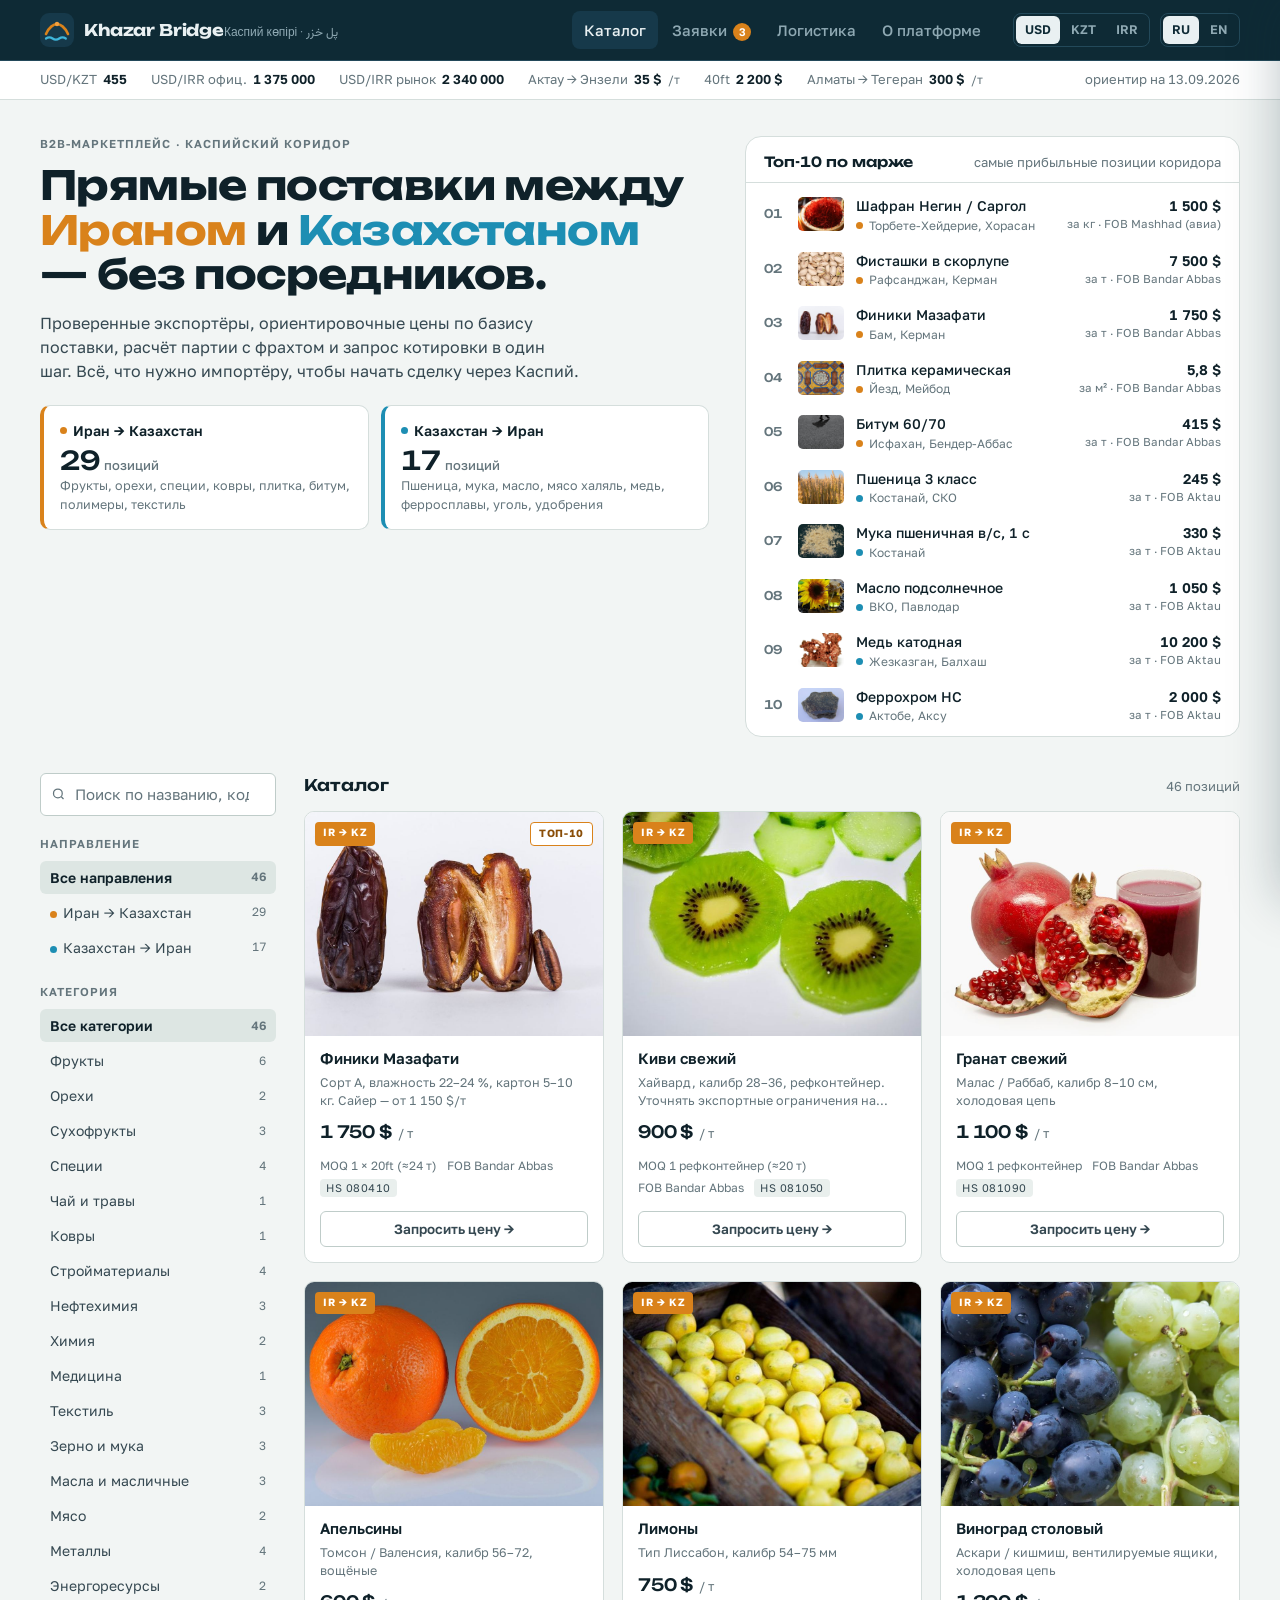
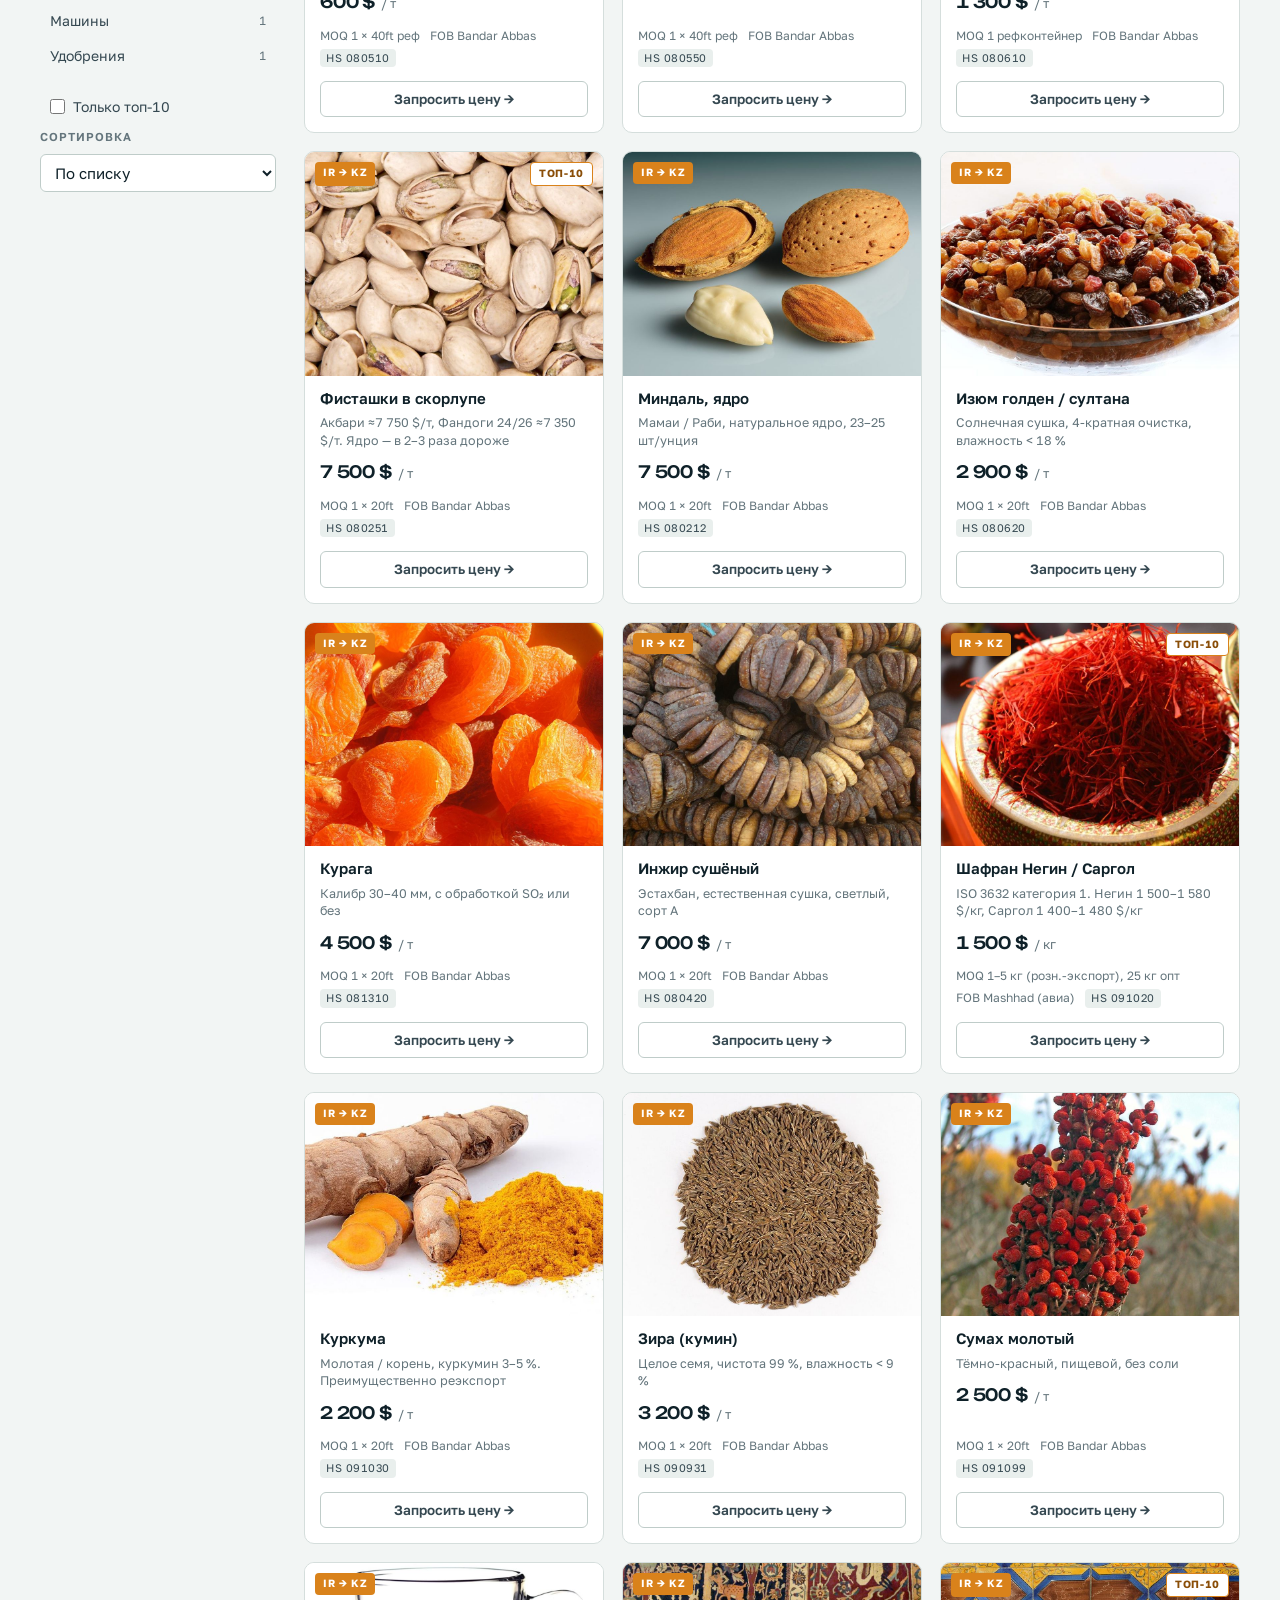
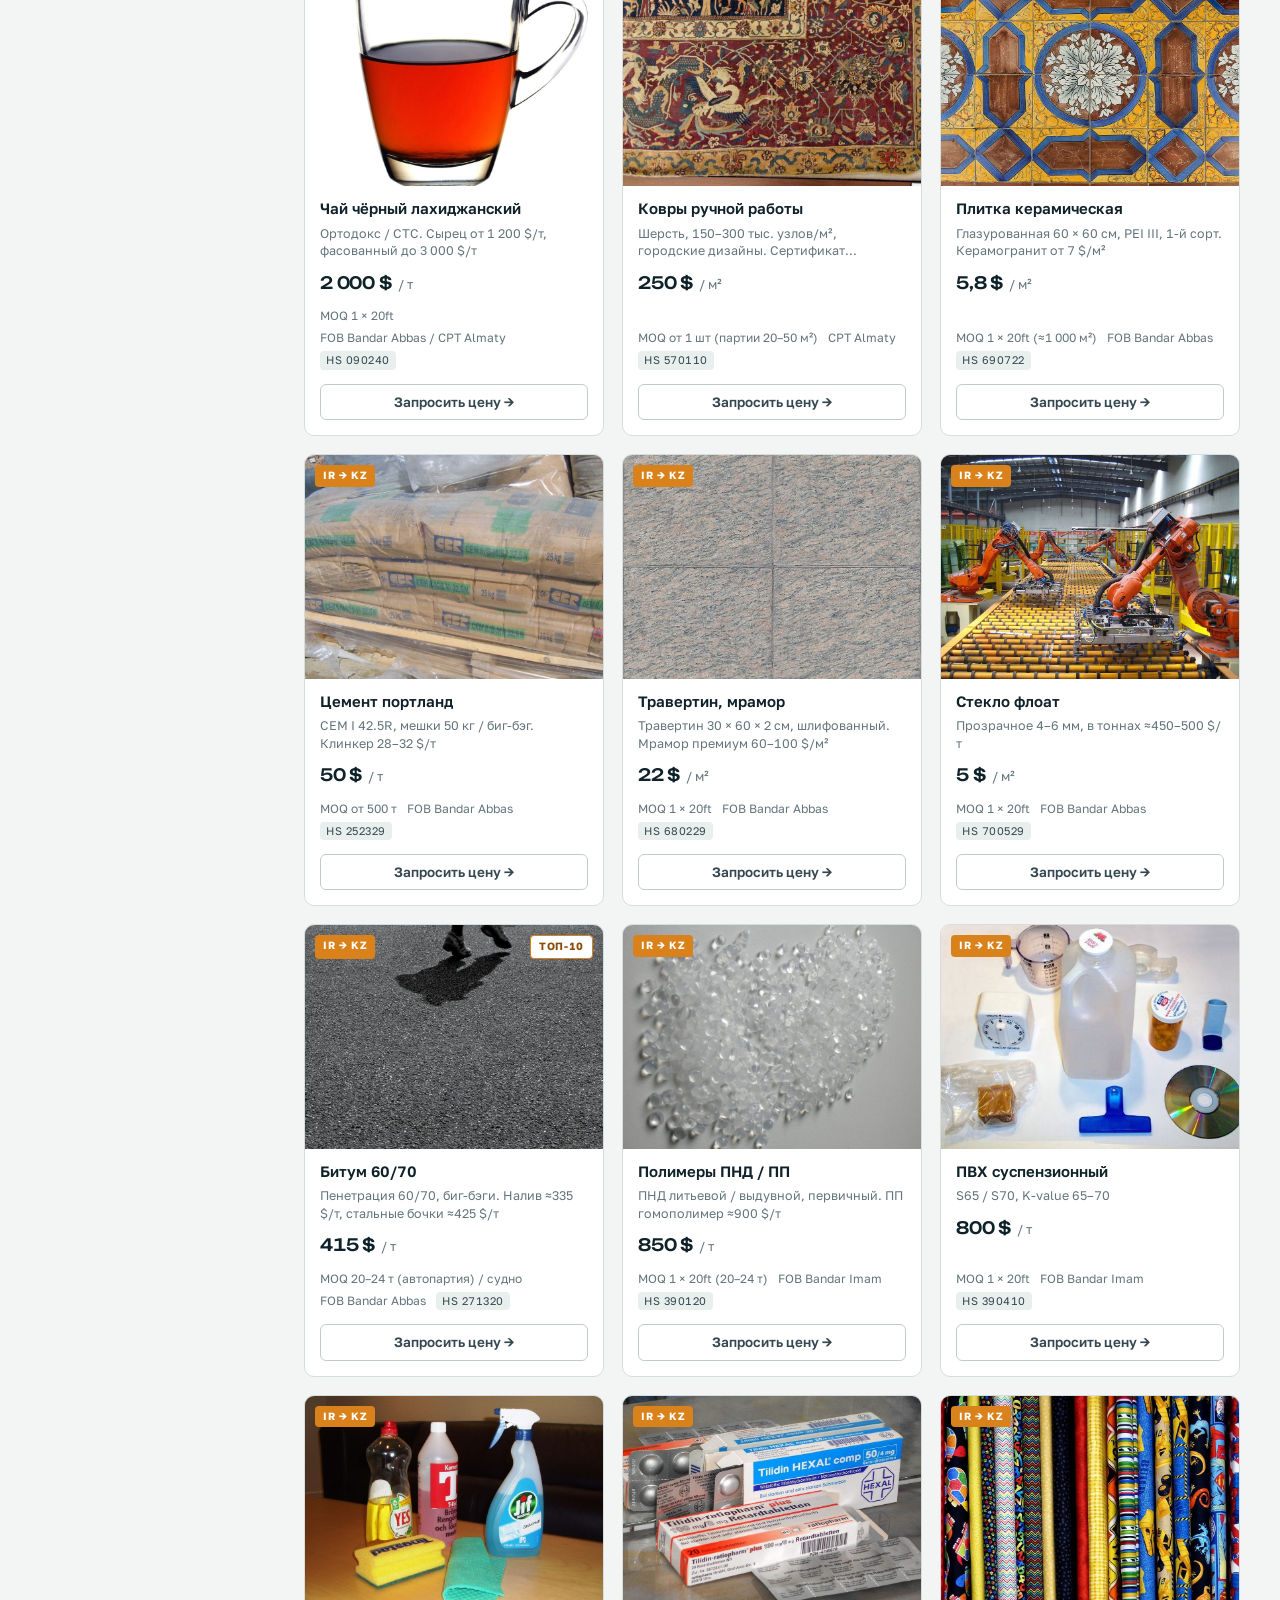
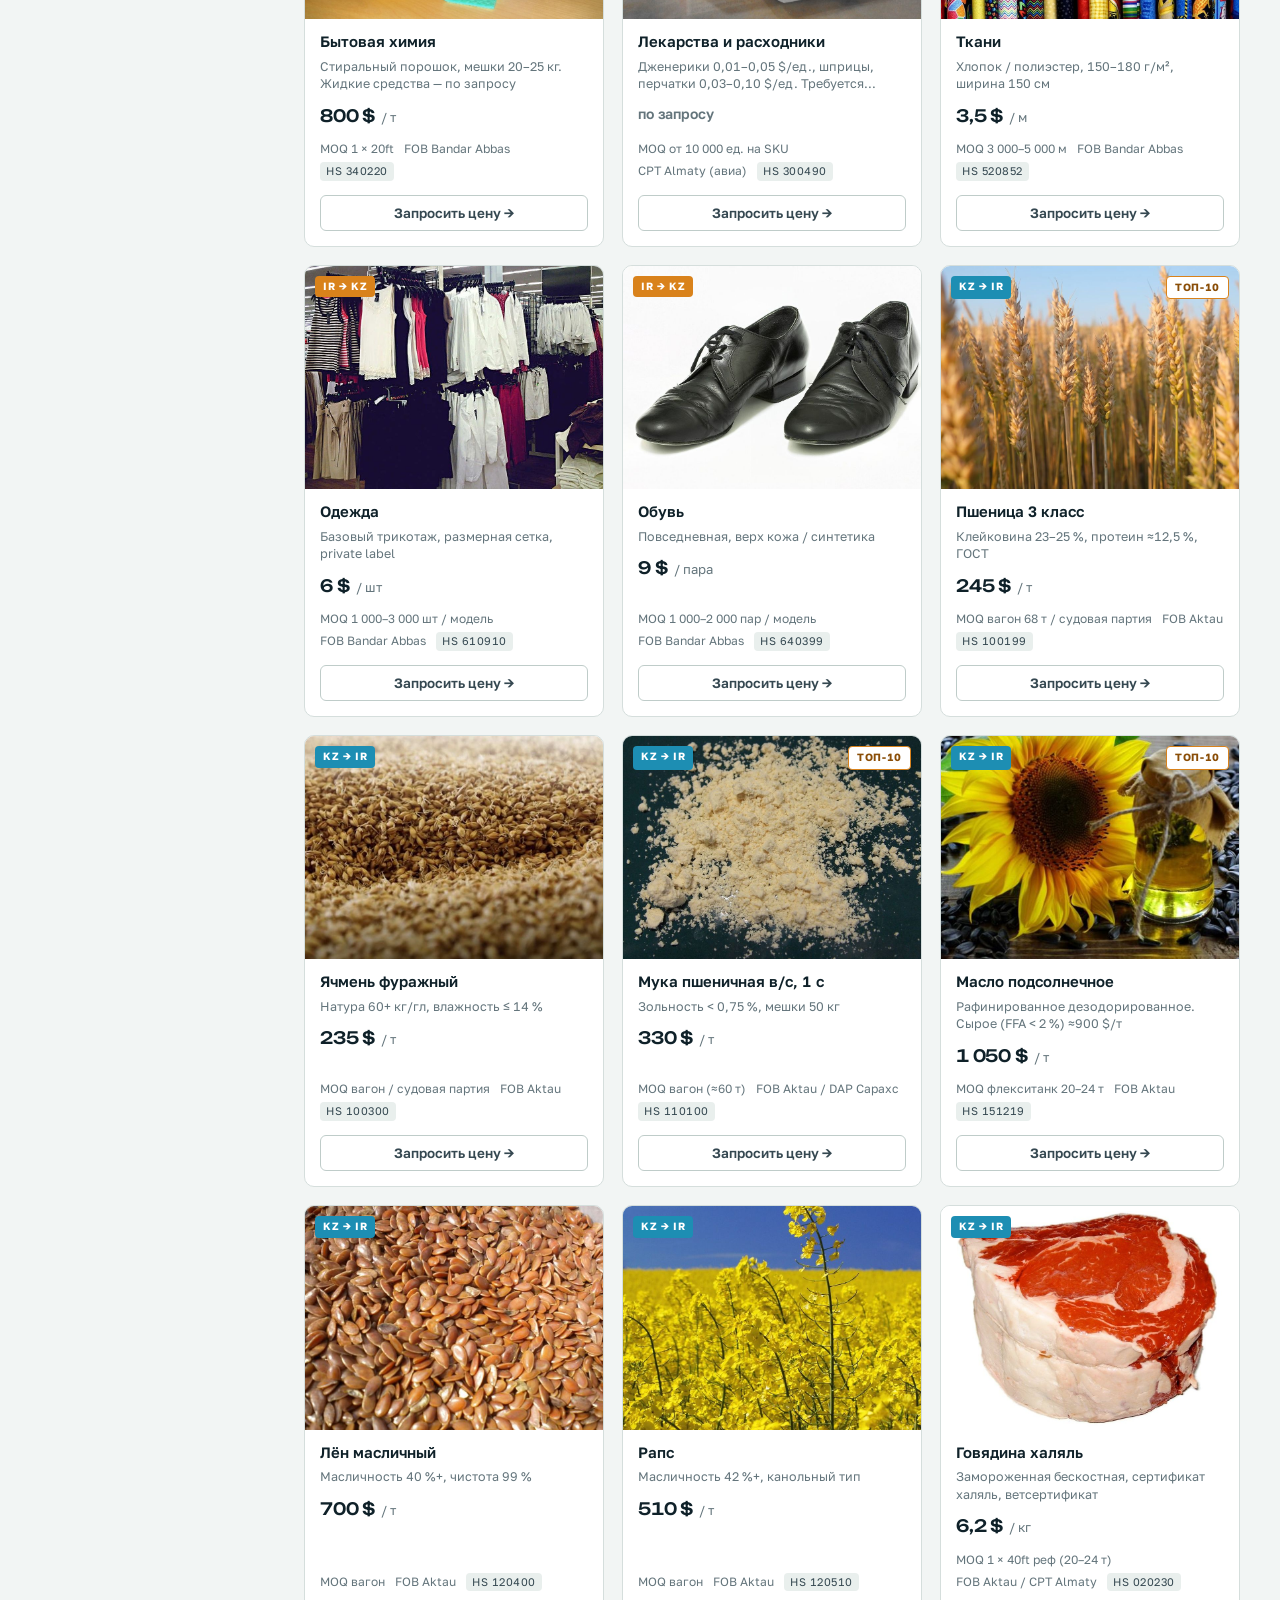
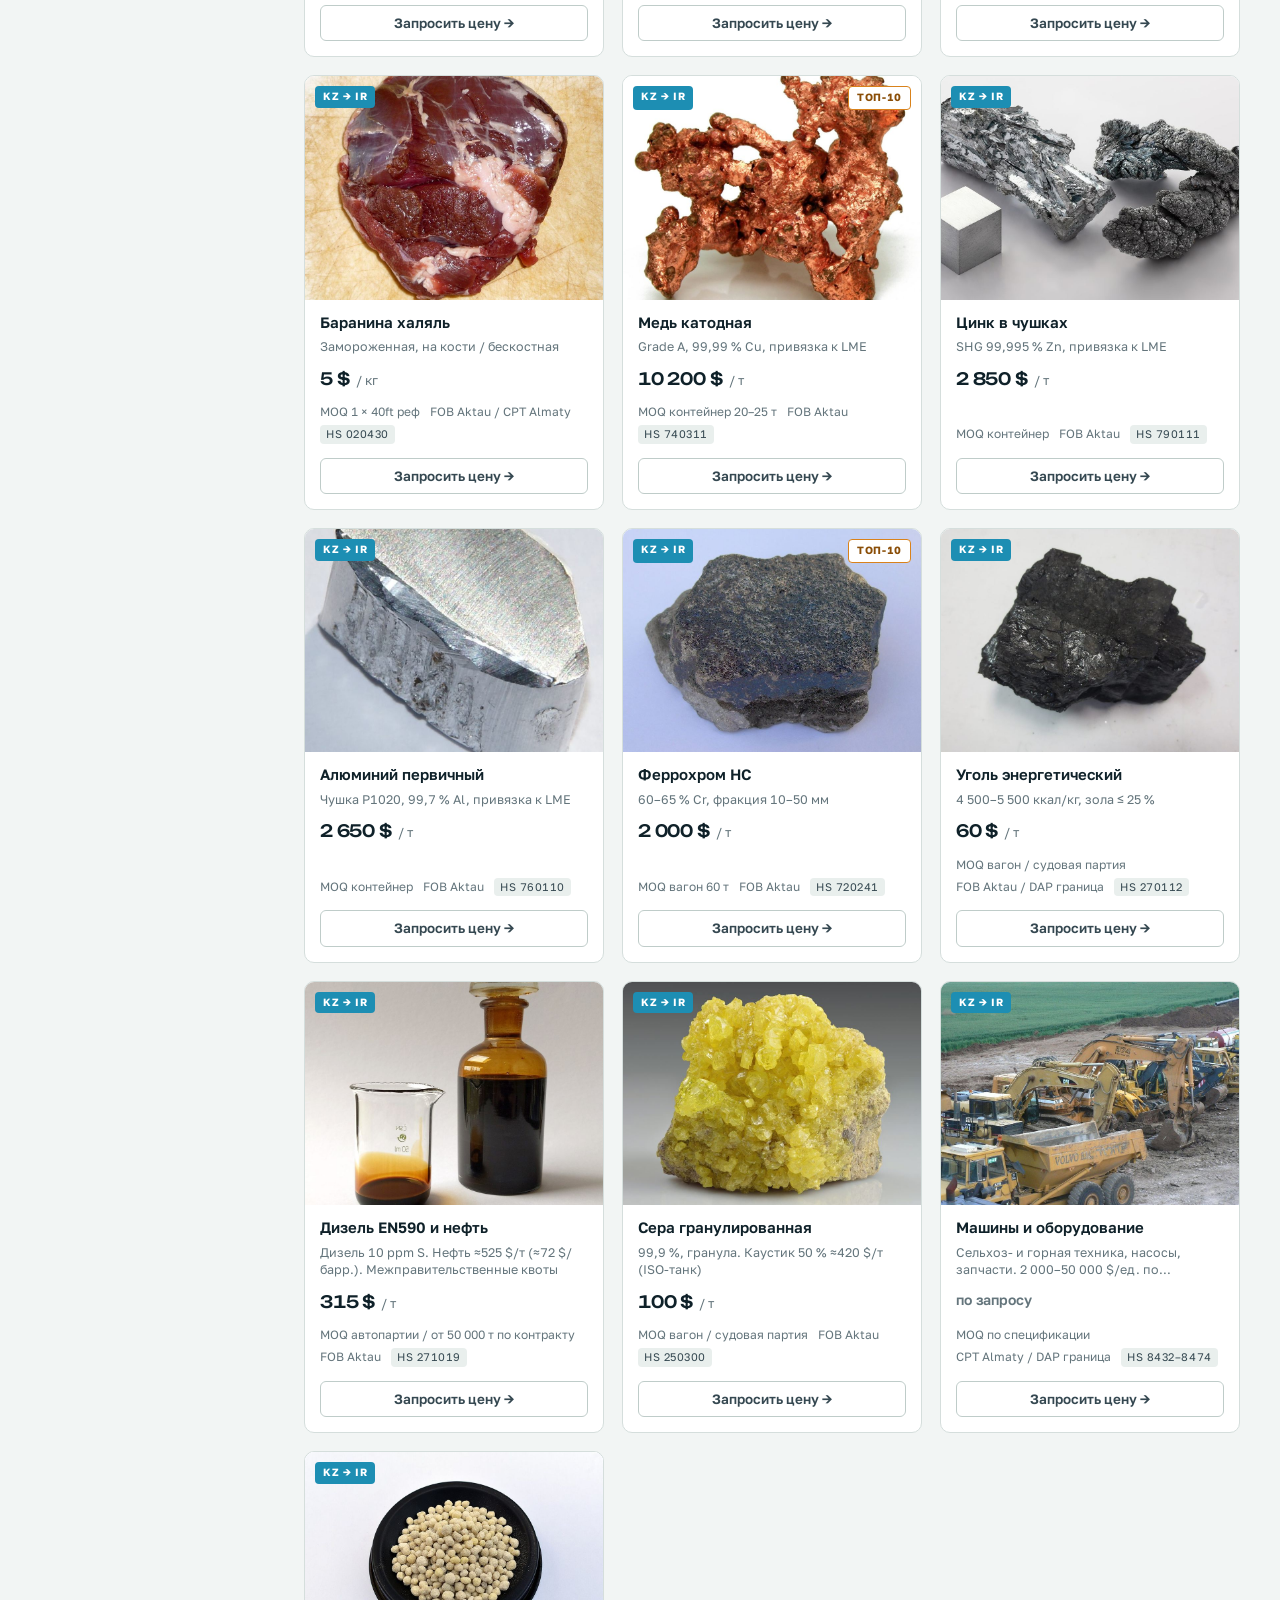
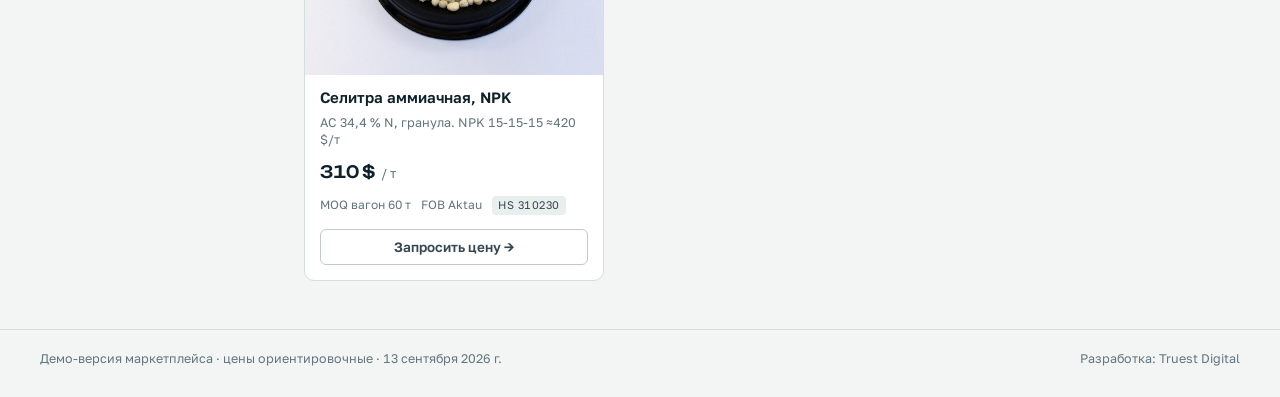
<file: index.html>
<!doctype html>
<html lang="ru">
<head>
<meta charset="utf-8">
<meta name="viewport" content="width=device-width, initial-scale=1">
<title>Khazar Bridge</title>
<meta name="description" content="B2B-маркетплейс Иран ↔ Казахстан: 46 экспортных позиций, ориентировочные цены, расчёт партии с фрахтом и запрос котировки.">
<link rel="preconnect" href="https://fonts.googleapis.com">
<link rel="preconnect" href="https://fonts.gstatic.com" crossorigin>
<link rel="stylesheet" href="https://fonts.googleapis.com/css2?family=Unbounded:wght@500;600;700&family=Golos+Text:wght@400;500;600&family=Vazirmatn:wght@400;500&display=swap">
<link rel="icon" href="data:image/svg+xml,%3Csvg xmlns=%27http://www.w3.org/2000/svg%27 viewBox=%270 0 34 34%27%3E%3Crect width=%2734%27 height=%2734%27 rx=%279%27 fill=%27%2316394A%27/%3E%3Cpath d=%27M6 21c3-7 8-10 11-10s8 3 11 10%27 stroke=%27%23D9821B%27 stroke-width=%272.6%27 stroke-linecap=%27round%27 fill=%27none%27/%3E%3Cpath d=%27M6 25.5c2.2-1.6 4.4-1.6 6.6 0 2.2 1.6 4.4 1.6 6.6 0 2.2-1.6 4.4-1.6 6.6 0%27 stroke=%27%233FB6DB%27 stroke-width=%272.2%27 stroke-linecap=%27round%27 fill=%27none%27/%3E%3C/svg%3E">
<link rel="stylesheet" href="styles.css">
</head>
<body>
<header class="top">
  <div class="wrap top-inner">
    <a class="brand" href="#" data-action="view" data-view="catalog" aria-label="Khazar Bridge">
      <svg class="brand-mark" viewBox="0 0 34 34" fill="none" aria-hidden="true">
        <rect width="34" height="34" rx="9" fill="#16394A"/>
        <path d="M6 21c3-7 8-10 11-10s8 3 11 10" stroke="#D9821B" stroke-width="2.6" stroke-linecap="round"/>
        <path d="M6 25.5c2.2-1.6 4.4-1.6 6.6 0 2.2 1.6 4.4 1.6 6.6 0 2.2-1.6 4.4-1.6 6.6 0" stroke="#3FB6DB" stroke-width="2.2" stroke-linecap="round"/>
        <circle cx="17" cy="11" r="2.2" fill="#F2A03F"/>
      </svg>
      <span><span class="brand-name">Khazar Bridge</span><span class="brand-fa fa">پل خزر · Каспий көпірі</span></span>
    </a>
    <nav id="nav" class="nav" aria-label="Разделы"></nav>
    <div class="controls">
      <div id="cur" class="seg" role="group" aria-label="Валюта">
        <button data-action="cur" data-cur="USD">USD</button>
        <button data-action="cur" data-cur="KZT">KZT</button>
        <button data-action="cur" data-cur="IRR">IRR</button>
      </div>
      <div id="lang" class="seg" role="group" aria-label="Язык">
        <button data-action="lang" data-lang="ru">RU</button>
        <button data-action="lang" data-lang="en">EN</button>
      </div>
    </div>
  </div>
</header>

<div class="ticker"><div id="ticker" class="wrap ticker-inner"></div></div>

<main>
  <section id="view-catalog" aria-label="Каталог">
    <div id="hero" class="wrap hero"></div>
    <div id="catalog" class="wrap catalog">
      <aside id="filters" class="filters" aria-label="Фильтры"></aside>
      <div>
        <div id="grid-head" class="grid-head"></div>
        <div id="grid" class="grid"></div>
      </div>
    </div>
  </section>
  <section id="view-rfq" class="wrap view" hidden></section>
  <section id="view-logistics" class="wrap view" hidden></section>
  <section id="view-about" class="wrap view" hidden></section>
</main>

<footer class="wrap foot"><span id="foot-l"></span><span id="foot-r"></span></footer>

<div id="backdrop" class="backdrop" data-action="close"></div>
<aside id="drawer" class="drawer" role="dialog" aria-modal="true" aria-label="Карточка товара"></aside>
<div id="toast" class="toast" role="status" aria-live="polite"></div>

<script src="data.js"></script>
<script src="credits.js"></script>
<script src="app.js"></script>
</body>
</html>
</file>
<file: styles.css>
/* ── Khazar Bridge · design tokens ─────────────────────────────── */
:root {
  --bg: #F2F5F4;
  --surface: #FFFFFF;
  --surface-2: #E9EFED;
  --surface-3: #DDE6E3;
  --ink: #0F2129;
  --ink-2: #354851;
  --muted: #64757C;
  --line: #D5DEDC;
  --line-2: #BFCCC9;

  --sea: #0E2A35;
  --sea-2: #16394A;
  --sea-ink: #E9F0F2;
  --sea-muted: #8FA9B3;
  --sea-line: #23495A;

  --saffron: #D9821B;
  --saffron-hover: #BF700F;
  --saffron-soft: #FBEBD6;
  --saffron-ink: #8A4E08;
  --steppe: #1D8EB3;
  --steppe-hover: #177B9C;
  --steppe-soft: #D8EEF6;
  --steppe-ink: #0B546D;

  --ok: #2E8B57;  --ok-soft: #DDF1E4;
  --warn: #B8790E; --warn-soft: #F8EBCB;
  --crit: #C0392B; --crit-soft: #F8DDD9;
  --focus: #1D8EB3;

  --r-s: 6px; --r-m: 10px; --r-l: 16px;
  --shadow-1: 0 1px 2px rgba(15,33,41,.06);
  --shadow-2: 0 2px 6px rgba(15,33,41,.08), 0 16px 40px rgba(15,33,41,.14);
  --shadow-drawer: -12px 0 48px rgba(14,42,53,.28);

  --font-ui: 'Golos Text', 'Segoe UI', Roboto, Arial, sans-serif;
  --font-display: 'Unbounded', 'Arial Black', Arial, sans-serif;
  --font-fa: 'Vazirmatn', Tahoma, 'Segoe UI', sans-serif;
  --gutter: clamp(16px, 4vw, 40px);
  --header-h: 60px;
  color-scheme: light;
}
@media (prefers-color-scheme: dark) {
  :root:not([data-theme="light"]) {
    --bg: #0B171C; --surface: #12232A; --surface-2: #182E36; --surface-3: #1F3841;
    --ink: #E6EDEF; --ink-2: #BFCCD1; --muted: #8CA0A7; --line: #24393F; --line-2: #31494F;
    --sea: #081419; --sea-2: #12262F; --sea-ink: #E9F0F2; --sea-muted: #8FA9B3; --sea-line: #1E3A45;
    --saffron: #F0A040; --saffron-hover: #F6B45F; --saffron-soft: #3A2810; --saffron-ink: #F6CB8E;
    --steppe: #3FB6DB; --steppe-hover: #63C6E5; --steppe-soft: #0F2F3A; --steppe-ink: #A6E0F1;
    --ok: #5CC287; --ok-soft: #123324; --warn: #E0A63A; --warn-soft: #3A2C0E; --crit: #E5695C; --crit-soft: #3F1A16;
    --shadow-1: 0 1px 2px rgba(0,0,0,.3);
    --shadow-2: 0 2px 6px rgba(0,0,0,.35), 0 16px 40px rgba(0,0,0,.45);
    --shadow-drawer: -12px 0 48px rgba(0,0,0,.6);
    color-scheme: dark;
  }
}
:root[data-theme="dark"] {
  --bg: #0B171C; --surface: #12232A; --surface-2: #182E36; --surface-3: #1F3841;
  --ink: #E6EDEF; --ink-2: #BFCCD1; --muted: #8CA0A7; --line: #24393F; --line-2: #31494F;
  --sea: #081419; --sea-2: #12262F; --sea-ink: #E9F0F2; --sea-muted: #8FA9B3; --sea-line: #1E3A45;
  --saffron: #F0A040; --saffron-hover: #F6B45F; --saffron-soft: #3A2810; --saffron-ink: #F6CB8E;
  --steppe: #3FB6DB; --steppe-hover: #63C6E5; --steppe-soft: #0F2F3A; --steppe-ink: #A6E0F1;
  --ok: #5CC287; --ok-soft: #123324; --warn: #E0A63A; --warn-soft: #3A2C0E; --crit: #E5695C; --crit-soft: #3F1A16;
  --shadow-1: 0 1px 2px rgba(0,0,0,.3);
  --shadow-2: 0 2px 6px rgba(0,0,0,.35), 0 16px 40px rgba(0,0,0,.45);
  --shadow-drawer: -12px 0 48px rgba(0,0,0,.6);
  color-scheme: dark;
}

/* ── base ─────────────────────────────────────────────────────── */
*, *::before, *::after { box-sizing: border-box; }
html { -webkit-text-size-adjust: 100%; }
body {
  margin: 0; background: var(--bg); color: var(--ink);
  font: 400 15px/1.5 var(--font-ui);
  -webkit-font-smoothing: antialiased;
  font-variant-numeric: tabular-nums;
}
img { max-width: 100%; display: block; }
button, input, select, textarea { font: inherit; color: inherit; }
button { cursor: pointer; background: none; border: 0; padding: 0; }
a { color: var(--steppe-ink); }
h1, h2, h3, h4 { margin: 0; text-wrap: balance; }
p { margin: 0; }
:focus-visible { outline: 2px solid var(--focus); outline-offset: 2px; border-radius: 4px; }
[hidden] { display: none !important; }
.fa { font-family: var(--font-fa); direction: rtl; unicode-bidi: isolate; }
.num { font-variant-numeric: tabular-nums; }
.eyebrow { font-size: 11.5px; font-weight: 600; letter-spacing: .09em; text-transform: uppercase; color: var(--muted); }
.wrap { padding-inline: var(--gutter); max-width: 1320px; margin-inline: auto; }
.muted { color: var(--muted); }
.small { font-size: 13px; }

/* ── header ───────────────────────────────────────────────────── */
.top {
  position: sticky; top: 0; z-index: 50;
  background: var(--sea); color: var(--sea-ink);
  border-bottom: 1px solid var(--sea-line);
}
.top-inner {
  display: flex; align-items: center; gap: 12px 20px; flex-wrap: wrap;
  min-height: var(--header-h); padding-block: 8px;
}
.brand { display: flex; align-items: center; gap: 10px; margin-right: auto; color: inherit; text-decoration: none; }
.brand-mark { width: 34px; height: 34px; flex: none; }
.brand-name { font-family: var(--font-display); font-weight: 700; font-size: 16px; letter-spacing: -.01em; line-height: 1.1; }
.brand-fa { font-size: 12px; color: var(--sea-muted); line-height: 1.1; margin-top: 2px; }
.nav { display: flex; gap: 2px; overflow-x: auto; scrollbar-width: none; }
.nav::-webkit-scrollbar { display: none; }
.nav-btn {
  padding: 8px 12px; border-radius: 8px; color: var(--sea-muted); font-weight: 500; white-space: nowrap;
  transition: background .15s, color .15s;
}
.nav-btn:hover { color: var(--sea-ink); background: var(--sea-2); }
.nav-btn[aria-current="page"] { color: var(--sea-ink); background: var(--sea-2); }
.nav-btn .cnt {
  display: inline-block; min-width: 18px; padding: 0 5px; margin-left: 6px; border-radius: 9px;
  background: var(--saffron); color: #fff; font-size: 11px; font-weight: 600; line-height: 18px; text-align: center;
}
.seg { display: inline-flex; border: 1px solid var(--sea-line); border-radius: 8px; padding: 2px; gap: 2px; }
.seg button { padding: 5px 9px; border-radius: 6px; font-size: 12.5px; font-weight: 600; color: var(--sea-muted); }
.seg button[aria-pressed="true"] { background: var(--sea-ink); color: var(--sea); }
.seg button:hover:not([aria-pressed="true"]) { color: var(--sea-ink); }
.seg.on-surface { border-color: var(--line-2); }
.seg.on-surface button { color: var(--muted); }
.seg.on-surface button[aria-pressed="true"] { background: var(--ink); color: var(--surface); }
.controls { display: flex; align-items: center; gap: 10px; flex-wrap: wrap; }

/* ── ticker ───────────────────────────────────────────────────── */
.ticker { background: var(--surface); border-bottom: 1px solid var(--line); }
.ticker-inner { display: flex; gap: 24px; overflow-x: auto; white-space: nowrap; padding-block: 9px; font-size: 13px; scrollbar-width: thin; }
.tick { display: inline-flex; gap: 6px; align-items: baseline; }
.tick .k { color: var(--muted); }
.tick .v { font-weight: 600; }
.tick .u { color: var(--muted); font-size: 12px; }
.tick.asof { margin-left: auto; color: var(--muted); }

/* ── hero ─────────────────────────────────────────────────────── */
.hero { display: grid; grid-template-columns: 1.15fr .85fr; gap: 36px; padding-block: 36px 28px; align-items: start; }
.hero h1 {
  font-family: var(--font-display); font-weight: 700; line-height: 1.12; letter-spacing: -.015em;
  font-size: clamp(1.45rem, 1rem + 2.1vw, 2.5rem); max-width: 19ch; margin-top: 10px;
}
.hero h1 .ir { color: var(--saffron); }
.hero h1 .kz { color: var(--steppe); }
.lede { font-size: 16px; color: var(--ink-2); max-width: 54ch; margin-top: 14px; }
.tiles { display: grid; grid-template-columns: 1fr 1fr; gap: 12px; margin-top: 22px; }
.tile {
  text-align: left; background: var(--surface); border: 1px solid var(--line); border-left-width: 4px;
  border-radius: var(--r-m); padding: 14px 16px 14px 16px; display: grid; gap: 4px;
  transition: transform .15s, box-shadow .15s, border-color .15s;
}
.tile:hover { transform: translateY(-1px); box-shadow: var(--shadow-2); }
.tile.ir { border-left-color: var(--saffron); }
.tile.kz { border-left-color: var(--steppe); }
.tile[aria-pressed="true"].ir { background: var(--saffron-soft); border-color: var(--saffron); }
.tile[aria-pressed="true"].kz { background: var(--steppe-soft); border-color: var(--steppe); }
.tile .route { font-weight: 600; font-size: 14px; display: flex; align-items: center; gap: 6px; }
.tile .big { font-family: var(--font-display); font-weight: 500; font-size: 26px; line-height: 1; margin-top: 2px; }
.tile .big small { font-family: var(--font-ui); font-size: 13px; font-weight: 500; color: var(--muted); margin-left: 4px; }
.tile .sub { font-size: 12.5px; color: var(--muted); }

.top10 { background: var(--surface); border: 1px solid var(--line); border-radius: var(--r-l); overflow: hidden; }
.top10-head { display: flex; align-items: baseline; justify-content: space-between; gap: 12px; padding: 14px 18px 10px; border-bottom: 1px solid var(--line); }
.top10-head h2 { font-family: var(--font-display); font-weight: 600; font-size: 14px; }
.top10 ol { list-style: none; margin: 0; padding: 4px 0; }
.top10 li button {
  display: grid; grid-template-columns: 22px 46px 1fr auto; align-items: center; gap: 12px;
  width: 100%; text-align: left; padding: 7px 18px; transition: background .12s;
}
.top10 li button:hover { background: var(--surface-2); }
.top10 .rank { font-family: var(--font-display); font-weight: 500; font-size: 12px; color: var(--muted); }
.top10 .th { width: 46px; height: 34px; border-radius: 5px; object-fit: cover; }
.top10 .nm { font-weight: 500; font-size: 14px; line-height: 1.25; }
.top10 .og { font-size: 12px; color: var(--muted); display: flex; align-items: center; gap: 6px; }
.top10 .pr { font-weight: 600; font-size: 14px; text-align: right; white-space: nowrap; }
.top10 .pr small { display: block; font-weight: 400; font-size: 11.5px; color: var(--muted); }
.dot { width: 7px; height: 7px; border-radius: 50%; display: inline-block; flex: none; }
.dot.ir { background: var(--saffron); } .dot.kz { background: var(--steppe); }

/* ── catalog ──────────────────────────────────────────────────── */
.catalog { display: grid; grid-template-columns: 236px 1fr; gap: 28px; padding-block: 8px 48px; align-items: start; }
.filters { position: sticky; top: calc(var(--header-h) + 12px); display: grid; gap: 20px; }
.fgroup { display: grid; gap: 8px; }
.search { position: relative; }
.search input {
  width: 100%; padding: 9px 12px 9px 34px; border: 1px solid var(--line-2); border-radius: var(--r-s);
  background: var(--surface); color: var(--ink);
}
.search input::placeholder { color: var(--muted); }
.search svg { position: absolute; left: 11px; top: 50%; transform: translateY(-50%); width: 15px; height: 15px; color: var(--muted); }
.flist { display: grid; gap: 2px; }
.flist button {
  display: flex; justify-content: space-between; align-items: center; gap: 8px;
  padding: 6px 10px; border-radius: 6px; text-align: left; font-size: 14px; color: var(--ink-2);
  transition: background .12s, color .12s;
}
.flist button:hover { background: var(--surface-2); color: var(--ink); }
.flist button[aria-pressed="true"] { background: var(--surface-3); color: var(--ink); font-weight: 600; }
.flist .c { font-size: 12px; color: var(--muted); }
.flist .dot { margin-right: 6px; }
.check { display: flex; align-items: center; gap: 8px; font-size: 14px; color: var(--ink-2); cursor: pointer; padding: 4px 10px; }
.check input { width: 15px; height: 15px; accent-color: var(--saffron); margin: 0; }
select.sel {
  width: 100%; padding: 8px 10px; border: 1px solid var(--line-2); border-radius: var(--r-s);
  background: var(--surface); color: var(--ink); appearance: auto;
}
.grid-head { display: flex; align-items: baseline; justify-content: space-between; gap: 12px; margin-bottom: 14px; flex-wrap: wrap; }
.grid-head h2 { font-family: var(--font-display); font-weight: 600; font-size: 16px; }
.grid-head .n { color: var(--muted); font-size: 13px; }
.grid { display: grid; grid-template-columns: repeat(auto-fill, minmax(248px, 1fr)); gap: 18px; }
.card {
  display: flex; flex-direction: column; text-align: left; background: var(--surface);
  border: 1px solid var(--line); border-radius: var(--r-m); overflow: hidden;
  transition: transform .18s, box-shadow .18s; cursor: pointer;
}
.card:hover { transform: translateY(-2px); box-shadow: var(--shadow-2); }
.card-media { position: relative; aspect-ratio: 4 / 3; background: var(--surface-2); }
.card-media img { width: 100%; height: 100%; object-fit: cover; }
.chips { position: absolute; top: 10px; left: 10px; right: 10px; display: flex; justify-content: space-between; gap: 6px; }
.chip {
  font-size: 10.5px; font-weight: 700; letter-spacing: .06em; text-transform: uppercase;
  padding: 3px 8px; border-radius: 4px; color: #fff; background: var(--sea); white-space: nowrap;
}
.chip.ir { background: var(--saffron); } .chip.kz { background: var(--steppe); }
.chip.top { background: var(--surface); color: var(--saffron-ink); border: 1px solid var(--saffron); }
.card-body { display: flex; flex-direction: column; gap: 6px; padding: 13px 15px 15px; flex: 1; }
.card .nm { font-weight: 600; font-size: 15px; line-height: 1.3; }
.card .sp { font-size: 12.5px; color: var(--muted); line-height: 1.4; display: -webkit-box; -webkit-line-clamp: 2; -webkit-box-orient: vertical; overflow: hidden; }
.card .prow { display: flex; align-items: baseline; gap: 6px; margin-top: 4px; }
.price { font-family: var(--font-display); font-weight: 500; font-size: 17px; letter-spacing: -.01em; }
.price.na { font-family: var(--font-ui); font-weight: 600; font-size: 14px; color: var(--muted); }
.unit { font-size: 13px; color: var(--muted); }
.card .meta { display: flex; flex-wrap: wrap; gap: 4px 10px; font-size: 12px; color: var(--muted); margin-top: auto; padding-top: 6px; }
.hs { font-size: 11px; letter-spacing: .05em; padding: 1px 6px; border-radius: 4px; background: var(--surface-2); color: var(--ink-2); }
.btn {
  display: inline-flex; align-items: center; justify-content: center; gap: 6px;
  padding: 9px 14px; border-radius: var(--r-s); font-weight: 600; font-size: 13.5px; line-height: 1.2;
  border: 1px solid transparent; transition: background .15s, color .15s, border-color .15s, transform .1s;
}
.btn:active { transform: translateY(1px); }
.btn-primary { background: var(--saffron); color: #fff; }
.btn-primary:hover { background: var(--saffron-hover); }
.btn-ghost { border-color: var(--line-2); color: var(--ink-2); background: var(--surface); }
.btn-ghost:hover { border-color: var(--saffron); color: var(--saffron-ink); background: var(--saffron-soft); }
.btn-text { color: var(--muted); padding-inline: 6px; }
.btn-text:hover { color: var(--crit); }
.btn-block { width: 100%; margin-top: 8px; }
.empty { grid-column: 1 / -1; text-align: center; padding: 48px 16px; color: var(--muted); }

/* ── drawer ───────────────────────────────────────────────────── */
.backdrop { position: fixed; inset: 0; background: rgba(8,20,25,.5); opacity: 0; pointer-events: none; transition: opacity .25s; z-index: 90; }
.backdrop.open { opacity: 1; pointer-events: auto; }
.drawer {
  position: fixed; top: 0; right: 0; bottom: 0; width: min(580px, 100%); background: var(--surface); color: var(--ink);
  transform: translateX(102%); transition: transform .28s cubic-bezier(.2,.8,.2,1); z-index: 100; overflow-y: auto;
  box-shadow: var(--shadow-drawer);
}
.drawer.open { transform: none; }
.d-media { position: relative; aspect-ratio: 2 / 1; background: var(--surface-2); }
.d-media img { width: 100%; height: 100%; object-fit: cover; }
.d-close {
  position: absolute; top: 12px; right: 12px; width: 36px; height: 36px; border-radius: 50%;
  background: var(--surface); color: var(--ink); box-shadow: var(--shadow-2); display: grid; place-items: center;
}
.d-body { padding: 20px 24px 32px; display: grid; gap: 20px; }
.d-head { display: grid; gap: 6px; }
.d-head .chips { position: static; justify-content: flex-start; }
.d-head h2 { font-family: var(--font-display); font-weight: 600; font-size: 20px; line-height: 1.2; letter-spacing: -.01em; }
.d-head .fa { font-size: 16px; color: var(--muted); text-align: left; }
.pricebox { background: var(--surface-2); border-radius: var(--r-m); padding: 14px 16px; display: grid; gap: 8px; }
.pricebox .row { display: flex; align-items: baseline; justify-content: space-between; gap: 12px; flex-wrap: wrap; }
.pricebox .price { font-size: 26px; font-weight: 600; }
.pricebox .conv { font-size: 12.5px; color: var(--muted); display: flex; gap: 12px; flex-wrap: wrap; }
.kv { display: grid; grid-template-columns: 150px 1fr; gap: 7px 14px; font-size: 14px; }
.kv dt { color: var(--muted); margin: 0; }
.kv dd { margin: 0; }
.d-body h3 { font-size: 12px; font-weight: 600; letter-spacing: .08em; text-transform: uppercase; color: var(--muted); }
.section { display: grid; gap: 10px; padding-top: 16px; border-top: 1px solid var(--line); }
.calc-form { display: grid; grid-template-columns: 1fr 1.4fr; gap: 10px; }
.field { display: grid; gap: 4px; font-size: 13px; color: var(--muted); }
.field input, .field select, .field textarea {
  width: 100%; padding: 8px 10px; border: 1px solid var(--line-2); border-radius: var(--r-s); background: var(--surface); color: var(--ink); font-size: 14px;
}
.field textarea { min-height: 72px; resize: vertical; }
.field .with-unit { position: relative; }
.field .with-unit input { padding-right: 44px; }
.field .with-unit span { position: absolute; right: 10px; top: 50%; transform: translateY(-50%); font-size: 13px; color: var(--muted); }
.calc-out { display: grid; gap: 6px; background: var(--surface-2); border-radius: var(--r-m); padding: 12px 14px; font-size: 14px; }
.calc-out .r { display: flex; justify-content: space-between; gap: 12px; }
.calc-out .r.total { border-top: 1px solid var(--line-2); padding-top: 8px; margin-top: 2px; font-weight: 600; }
.calc-out .r.total .v { font-family: var(--font-display); font-weight: 600; font-size: 18px; }
.calc-out .note { font-size: 12px; color: var(--muted); }
.rfq-form { display: grid; gap: 10px; }
.rfq-form .two { display: grid; grid-template-columns: 1fr 1fr; gap: 10px; }
.toast {
  position: fixed; left: 50%; bottom: 24px; transform: translate(-50%, 20px); opacity: 0;
  background: var(--sea); color: var(--sea-ink); padding: 10px 16px; border-radius: 8px; font-size: 14px; z-index: 200;
  box-shadow: var(--shadow-2); transition: opacity .2s, transform .2s; pointer-events: none; max-width: calc(100% - 32px);
}
.toast.show { opacity: 1; transform: translate(-50%, 0); }

/* ── requests view ────────────────────────────────────────────── */
.view { padding-block: 28px 56px; display: grid; gap: 22px; }
.view-head { display: grid; gap: 6px; }
.view-head h1 { font-family: var(--font-display); font-weight: 700; font-size: clamp(1.3rem, 1rem + 1.4vw, 1.9rem); letter-spacing: -.01em; }
.view-head p { color: var(--ink-2); max-width: 64ch; }
.req-list { display: grid; gap: 12px; }
.req { display: grid; grid-template-columns: 64px 1fr; gap: 16px; background: var(--surface); border: 1px solid var(--line); border-radius: var(--r-m); padding: 14px 16px; }
.req img { width: 64px; height: 48px; object-fit: cover; border-radius: 6px; }
.req-main { display: grid; gap: 8px; min-width: 0; }
.req-title { display: flex; align-items: baseline; gap: 10px; flex-wrap: wrap; }
.req-title b { font-size: 15px; }
.req-title .id { font-size: 12px; color: var(--muted); letter-spacing: .04em; }
.tag { font-size: 11px; font-weight: 600; padding: 2px 7px; border-radius: 4px; background: var(--surface-2); color: var(--muted); }
.req-line { font-size: 13.5px; color: var(--ink-2); display: flex; gap: 6px 14px; flex-wrap: wrap; }
.req-line .sum { font-weight: 600; color: var(--ink); }
.steps { display: flex; align-items: center; gap: 0; margin-top: 4px; }
.step { display: flex; align-items: center; gap: 6px; font-size: 12px; color: var(--muted); }
.step .pip { width: 10px; height: 10px; border-radius: 50%; border: 2px solid var(--line-2); background: var(--surface); }
.step.done .pip { background: var(--sea); border-color: var(--sea); }
.step.cur .pip { background: var(--saffron); border-color: var(--saffron); box-shadow: 0 0 0 3px var(--saffron-soft); }
.step.cur { color: var(--ink); font-weight: 600; }
.step .bar { width: 28px; height: 2px; background: var(--line-2); margin-inline: 6px; }
.step.done .bar { background: var(--sea); }
.req-actions { display: flex; gap: 8px; flex-wrap: wrap; margin-top: 2px; }
.req-actions .btn { padding: 6px 10px; font-size: 12.5px; }

/* ── logistics & about ────────────────────────────────────────── */
.panel { background: var(--surface); border: 1px solid var(--line); border-radius: var(--r-l); padding: 20px 22px; display: grid; gap: 14px; }
.panel h2 { font-family: var(--font-display); font-weight: 600; font-size: 15px; }
.schematic { width: 100%; height: auto; max-width: 100%; }
.schematic text { font-family: var(--font-ui); font-size: 12px; fill: var(--ink); }
.schematic .lbl { font-size: 11px; fill: var(--muted); }
.schematic .ttl { font-weight: 600; font-size: 12.5px; }
.schematic .sea-band { fill: var(--steppe-soft); }
.schematic .sea-t { fill: var(--steppe-ink); font-weight: 600; font-size: 11px; letter-spacing: .06em; }
.schematic .r-sea { stroke: var(--steppe); stroke-width: 3; fill: none; }
.schematic .r-rail { stroke: var(--ink-2); stroke-width: 2.5; fill: none; stroke-dasharray: 7 5; }
.schematic .r-truck { stroke: var(--saffron); stroke-width: 2.5; fill: none; }
.schematic .node { fill: var(--surface); stroke: var(--ink); stroke-width: 2; }
.schematic .node.ir { stroke: var(--saffron); } .schematic .node.kz { stroke: var(--steppe); }
.tbl { width: 100%; border-collapse: collapse; font-size: 13.5px; }
.tbl th { text-align: left; font-size: 11.5px; letter-spacing: .06em; text-transform: uppercase; color: var(--muted); font-weight: 600; padding: 6px 10px 8px; border-bottom: 1px solid var(--line); }
.tbl td { padding: 9px 10px; border-bottom: 1px solid var(--line); vertical-align: top; }
.tbl tr:last-child td { border-bottom: 0; }
.tbl-wrap { overflow-x: auto; }
.cards3 { display: grid; grid-template-columns: repeat(auto-fit, minmax(200px, 1fr)); gap: 12px; }
.mini { background: var(--surface-2); border-radius: var(--r-m); padding: 14px 16px; display: grid; gap: 6px; }
.mini b { font-size: 14px; }
.mini p { font-size: 13px; color: var(--ink-2); }
.mini .k { font-family: var(--font-display); font-weight: 500; font-size: 13px; color: var(--saffron-ink); }
.cols2 { display: grid; grid-template-columns: 1fr 1fr; gap: 16px 28px; }
.docs { display: grid; gap: 8px; }
.docs h3 { font-size: 13.5px; font-weight: 600; display: flex; align-items: center; gap: 8px; }
.docs ul { margin: 0; padding-left: 18px; font-size: 13.5px; color: var(--ink-2); display: grid; gap: 4px; }
.steps-h { display: grid; grid-template-columns: repeat(auto-fit, minmax(160px, 1fr)); gap: 12px; counter-reset: st; }
.steps-h .st { background: var(--surface-2); border-radius: var(--r-m); padding: 14px 14px 14px; display: grid; gap: 6px; position: relative; }
.steps-h .st::before { counter-increment: st; content: counter(st, decimal-leading-zero); font-family: var(--font-display); font-weight: 500; font-size: 12px; color: var(--saffron-ink); }
.steps-h .st b { font-size: 14px; }
.steps-h .st p { font-size: 13px; color: var(--ink-2); }
.credits { font-size: 12px; color: var(--muted); columns: 2; column-gap: 24px; }
.credits div { break-inside: avoid; padding-block: 2px; }
.warnbox { background: var(--warn-soft); color: var(--ink); border-radius: var(--r-m); padding: 12px 14px; font-size: 13.5px; display: flex; gap: 10px; align-items: flex-start; }
.warnbox svg { flex: none; color: var(--warn); margin-top: 2px; }

/* ── footer ───────────────────────────────────────────────────── */
.foot { border-top: 1px solid var(--line); padding-block: 20px 28px; font-size: 12.5px; color: var(--muted); display: flex; gap: 8px 24px; flex-wrap: wrap; justify-content: space-between; }

/* ── responsive ───────────────────────────────────────────────── */
@media (max-width: 980px) {
  .hero { grid-template-columns: 1fr; gap: 24px; }
  .catalog { grid-template-columns: 1fr; gap: 18px; }
  .filters { position: static; grid-template-columns: 1fr 1fr; gap: 14px 18px; }
  .filters .fgroup.search-g { grid-column: 1 / -1; }
  .cols2 { grid-template-columns: 1fr; }
}
@media (max-width: 600px) {
  .top-inner { gap: 8px 12px; }
  .brand-fa { display: none; }
  .controls { width: 100%; justify-content: space-between; }
  .tiles { grid-template-columns: 1fr; }
  .filters { grid-template-columns: 1fr; }
  .flist { display: flex; flex-wrap: wrap; gap: 6px; }
  .flist button { padding: 6px 10px; border: 1px solid var(--line); border-radius: 999px; font-size: 13px; }
  .flist button[aria-pressed="true"] { border-color: var(--ink); }
  .calc-form, .rfq-form .two { grid-template-columns: 1fr; }
  .kv { grid-template-columns: 1fr; gap: 2px 0; }
  .kv dt { margin-top: 6px; font-size: 12px; }
  .req { grid-template-columns: 1fr; }
  .req img { display: none; }
  .credits { columns: 1; }
  .steps { flex-wrap: wrap; gap: 6px; }
  .step .bar { display: none; }
}
@media (prefers-reduced-motion: reduce) {
  *, *::before, *::after { transition: none !important; animation: none !important; }
}
</file>
